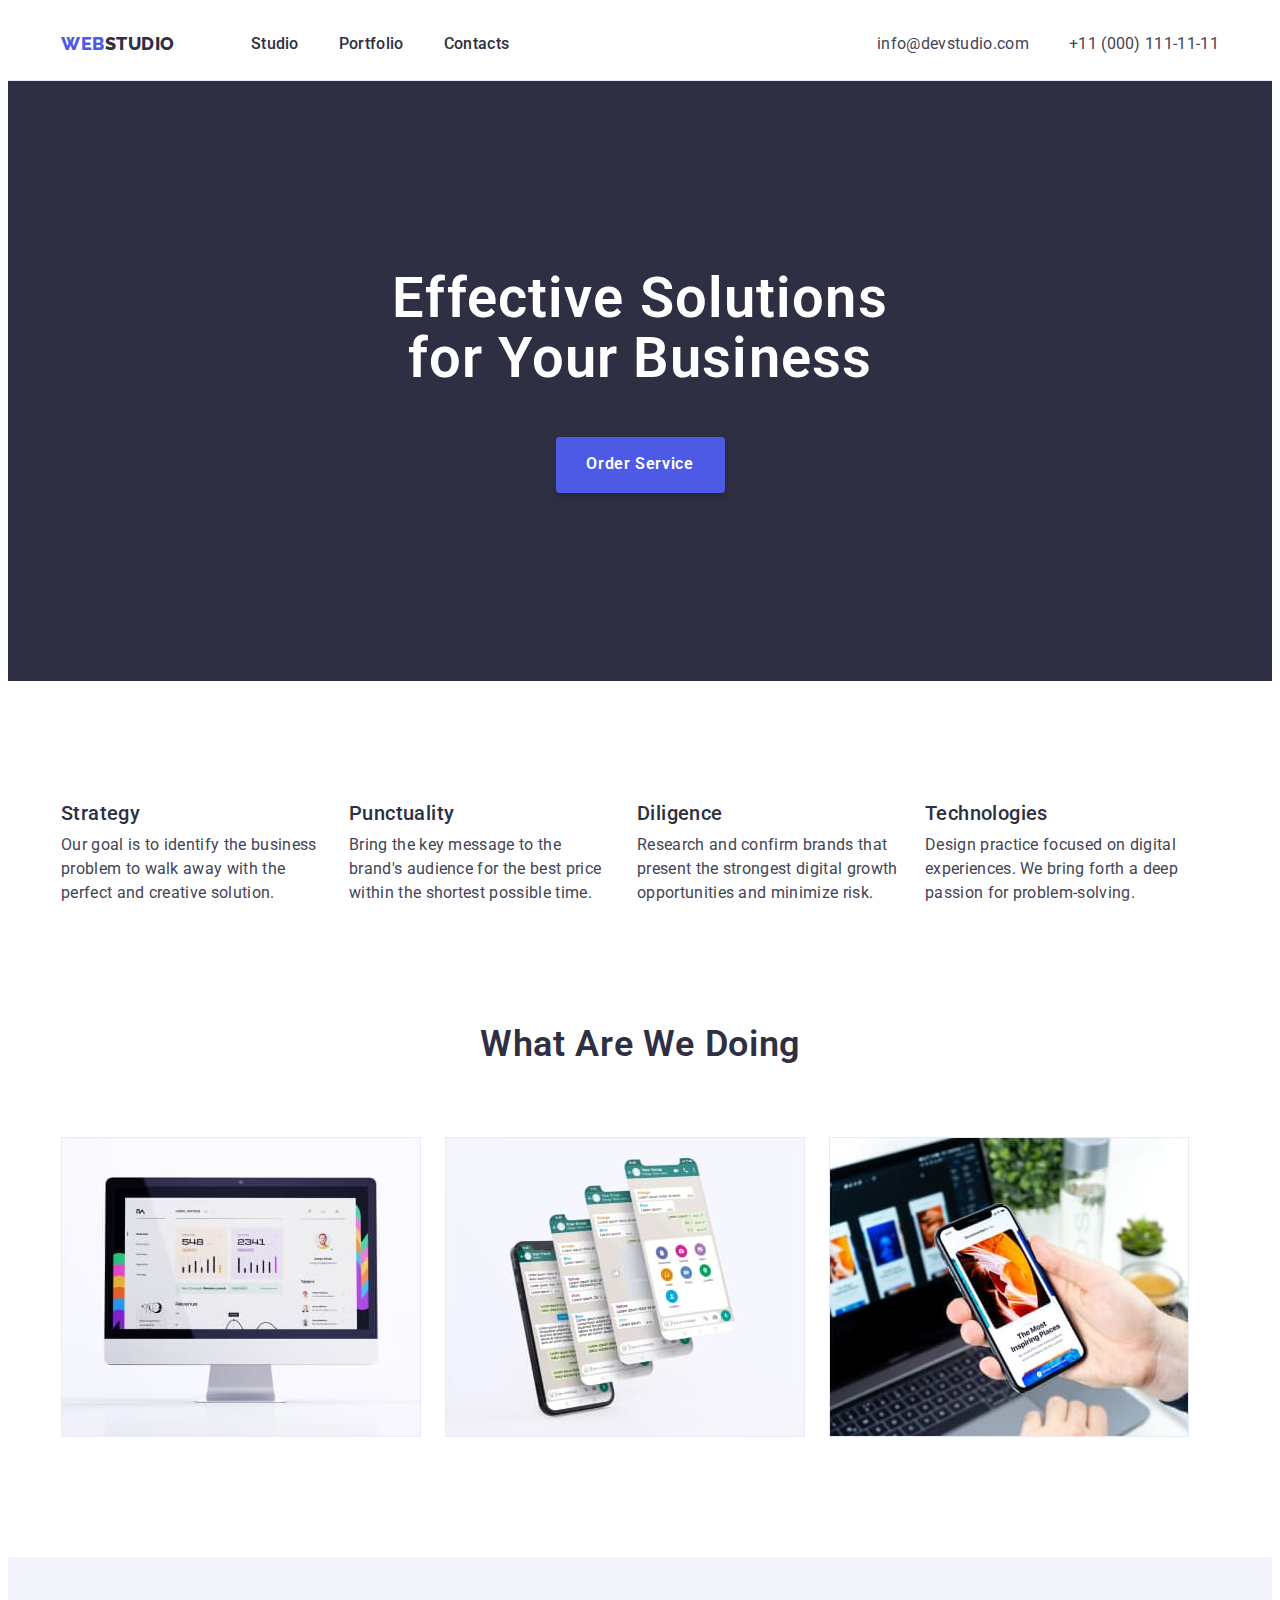
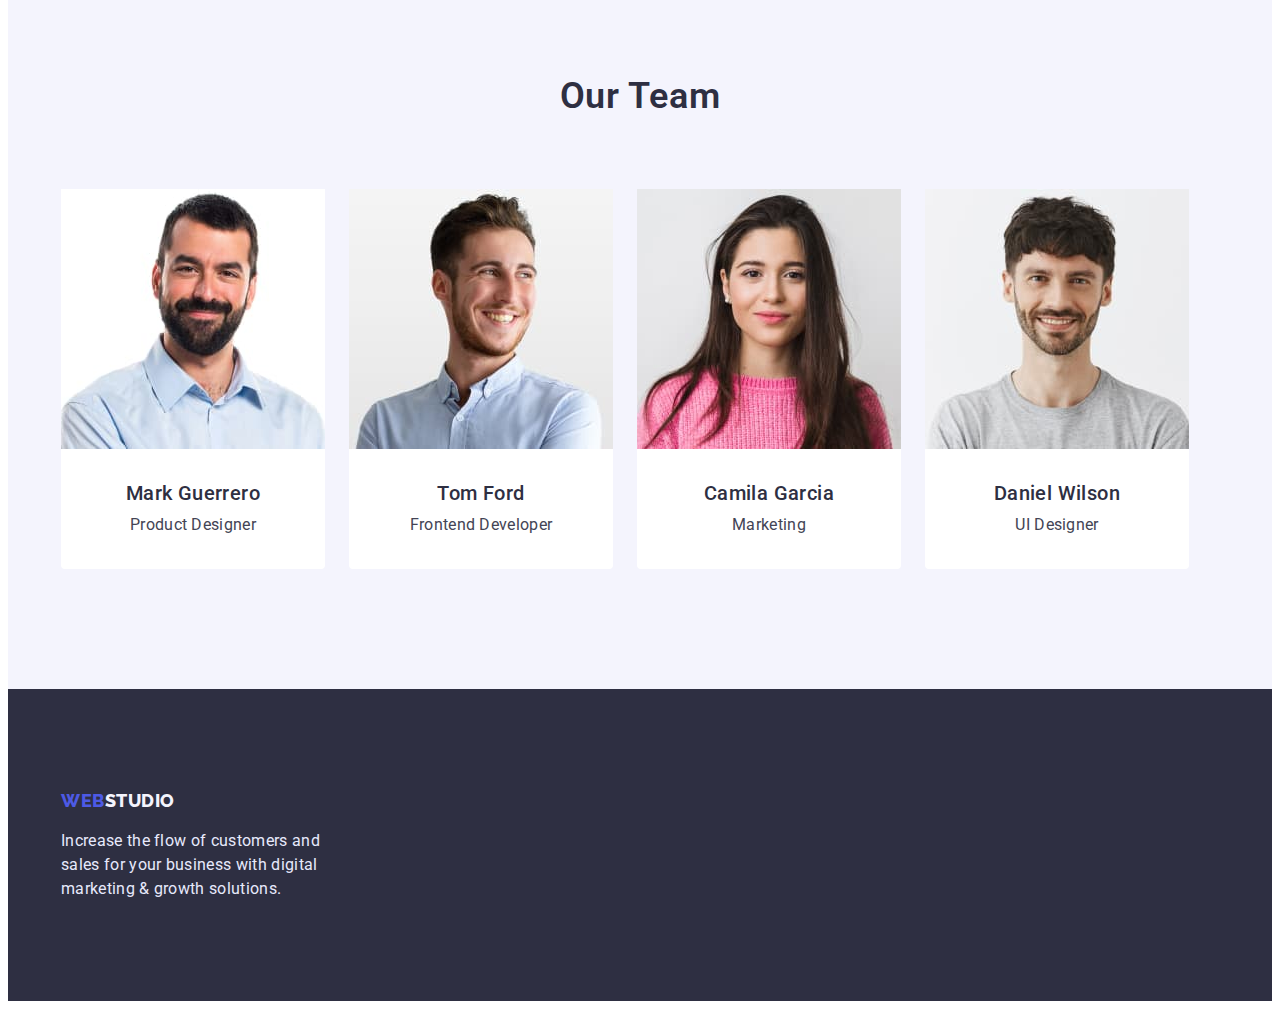
<file: index.html>
<!DOCTYPE html>
<html lang="en">
  <head>
    <meta charset="UTF-8" />
    <meta http-equiv="X-UA-Compatible" content="IE=edge" />
    <meta name="viewport" content="width=device-width, initial-scale=1.0" />
    <title>WebStudio</title>
    <link rel="preconnect" href="https://fonts.googleapis.com" />
    <link rel="preconnect" href="https://fonts.gstatic.com" crossorigin />
    <link
      href="https://fonts.googleapis.com/css2?family=Raleway:wght@800&family=Roboto:wght@400;500;700;900&display=swap"
      rel="stylesheet"
    />
    <link
      rel="stylesheet"
      href="https://cdnjs.cloudflare.com/ajax/libs/modern-normalize/1.1.0/modern-normalize.min.css"
      integrity="sha512-wpPYUAdjBVSE4KJnH1VR1HeZfpl1ub8YT/NKx4PuQ5NmX2tKuGu6U/JRp5y+Y8XG2tV+wKQpNHVUX03MfMFn9Q=="
      crossorigin="anonymous"
      referrerpolicy="no-referrer"
    />
    <link rel="stylesheet" href="./css/styles.css" />
  </head>
  <body class="site-body">
    <header class="header">
      <div class="container header-container">
        <nav class="header-navigation">
          <a href="./index.html" class="logo link"
            ><span class="logo-web">Web</span>Studio</a
          >
          <ul class="header-list list">
            <li class="header-item">
              <a class="header-link link" href="./index.html">Studio</a>
            </li>
            <li class="header-item">
              <a class="header-link link" href="./portfolio.html">Portfolio</a>
            </li>
            <li class="header-item">
              <a class="header-link link" href="">Contacts</a>
            </li>
          </ul>
        </nav>

        <ul class="header-list list">
          <li class="header-item">
            <a class="header-mail link" href="mailto:info@devstudio.com"
              >info@devstudio.com</a
            >
          </li>
          <li class="header-item">
            <a class="header-tel link" href="tel:+11(000)1111111"
              >+11 (000) 111-11-11</a
            >
          </li>
        </ul>
      </div>
    </header>
    <main>
      <section class="hero">
        <div class="container">
          <h1 class="hero-title">Effective Solutions for Your Business</h1>
          <button class="hero-btn" type="button">Order Service</button>
        </div>
      </section>
      <section class="feature">
        <div class="container">
          <ul class="feature-list list">
            <li class="feature-item">
              <h3 class="feature-title">Strategy</h3>
              <p class="feature-text">
                Our goal is to identify the business problem to walk away with
                the perfect and creative solution.
              </p>
            </li>
            <li class="feature-item">
              <h3 class="feature-title">Punctuality</h3>
              <p class="feature-text">
                Bring the key message to the brand's audience for the best price
                within the shortest possible time.
              </p>
            </li>
            <li class="feature-item">
              <h3 class="feature-title">Diligence</h3>
              <p class="feature-text">
                Research and confirm brands that present the strongest digital
                growth opportunities and minimize risk.
              </p>
            </li>
            <li class="feature-item">
              <h3 class="feature-title">Technologies</h3>
              <p class="feature-text">
                Design practice focused on digital experiences. We bring forth a
                deep passion for problem-solving.
              </p>
            </li>
          </ul>
        </div>
      </section>
      <section class="second">
        <div class="container">
          <h2 class="second-title">What are we doing</h2>
          <ul class="second-list list">
            <li class="second-item">
              <img
                src="./img/img1.jpg"
                alt="our services"
                width="360"
                height="300"
              />
            </li>
            <li class="second-item">
              <img
                src="./img/img2.jpg"
                alt="our services"
                width="360"
                height="300"
              />
            </li>
            <li class="second-item">
              <img
                src="./img/img3.jpg"
                alt="our services"
                width="360"
                height="300"
              />
            </li>
          </ul>
        </div>
      </section>
      <section class="team">
        <div class="container">
          <h2 class="team-title">Our Team</h2>
          <ul class="team-list list">
            <li class="team-item">
              <img
                src="./img/team1.jpg"
                alt="our team"
                width="264"
                height="260"
              />
              <h3 class="team-name">Mark Guerrero</h3>
              <p class="team-job">Product Designer</p>
            </li>

            <li class="team-item">
              <img
                src="./img/team2.jpg"
                alt="our team"
                width="264"
                height="260"
              />
              <h3 class="team-name">Tom Ford</h3>
              <p class="team-job">Frontend Developer</p>
            </li>
            <li class="team-item">
              <img
                src="./img/team3.jpg"
                alt="our team"
                width="264"
                height="260"
              />
              <h3 class="team-name">Camila Garcia</h3>
              <p class="team-job">Marketing</p>
            </li>

            <li class="team-item">
              <img
                src="./img/team4.jpg"
                alt="our team"
                width="264"
                height="260"
              />

              <h3 class="team-name">Daniel Wilson</h3>
              <p class="team-job">UI Designer</p>
            </li>
          </ul>
        </div>
      </section>
    </main>

    <footer class="footer">
      <div class="container">
        <a href="" class="logo link"
          ><span class="footer-web">Web</span
          ><span class="footer-studio">Studio</span></a
        >
        <p class="footer-text">
          Increase the flow of customers and sales for your business with
          digital marketing & growth solutions.
        </p>
      </div>
    </footer>
  </body>
</html>
</file>
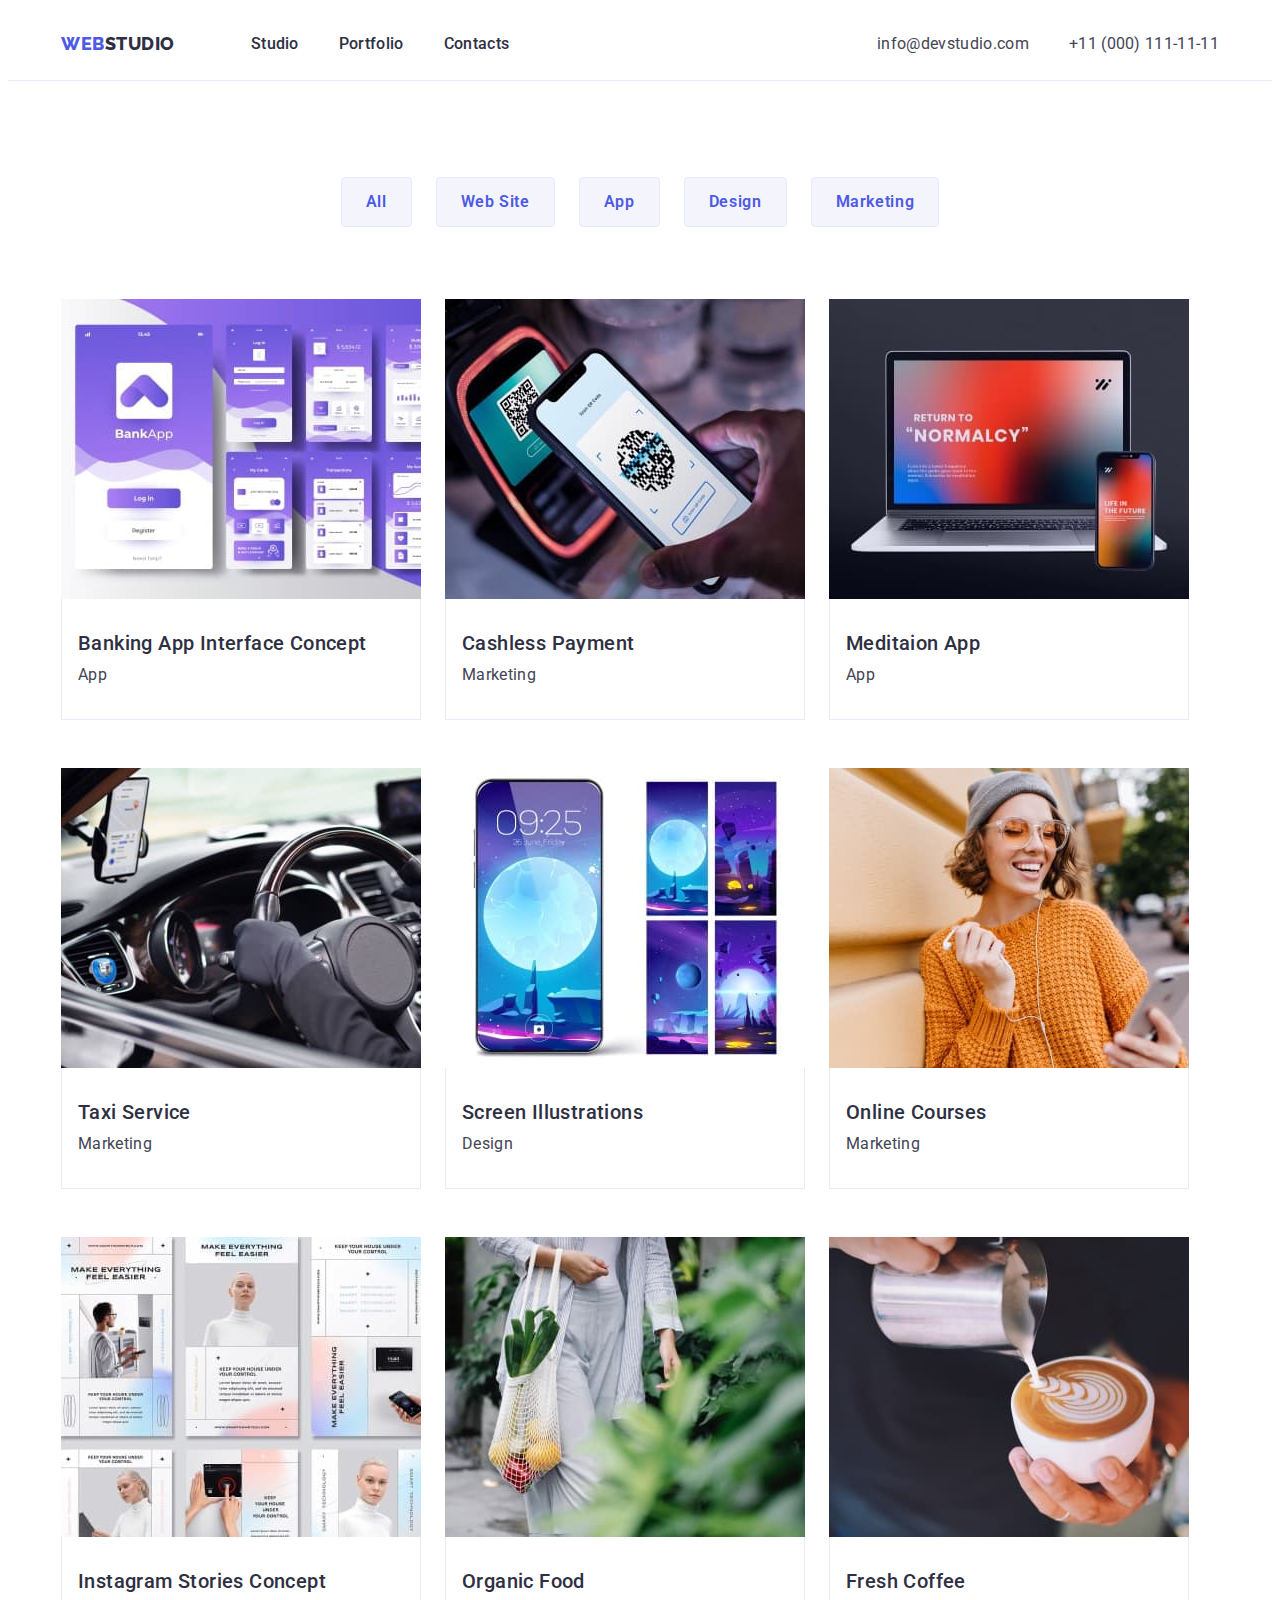
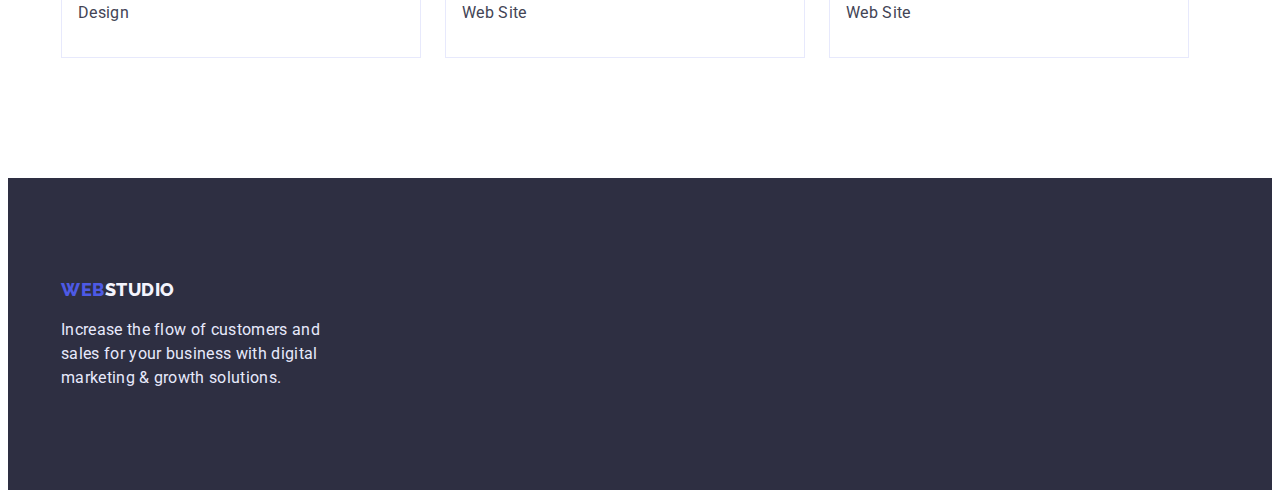
<file: portfolio.html>
<!DOCTYPE html>
<html lang="en">
  <head>
    <meta charset="UTF-8" />
    <meta http-equiv="X-UA-Compatible" content="IE=edge" />
    <meta name="viewport" content="width=device-width, initial-scale=1.0" />
    <title>WebStudio</title>
    <link rel="preconnect" href="https://fonts.googleapis.com" />
    <link rel="preconnect" href="https://fonts.gstatic.com" crossorigin />
    <link
      href="https://fonts.googleapis.com/css2?family=Raleway:wght@800&family=Roboto:wght@400;500;700;900&display=swap"
      rel="stylesheet"
    />
    <link
      rel="stylesheet"
      href="https://cdnjs.cloudflare.com/ajax/libs/modern-normalize/1.1.0/modern-normalize.min.css"
      integrity="sha512-wpPYUAdjBVSE4KJnH1VR1HeZfpl1ub8YT/NKx4PuQ5NmX2tKuGu6U/JRp5y+Y8XG2tV+wKQpNHVUX03MfMFn9Q=="
      crossorigin="anonymous"
      referrerpolicy="no-referrer"
    />
    <link rel="stylesheet" href="./css/styles.css" />
  </head>
  <body class="site-body">
    <header class="header">
      <div class="container header-container">
        <nav class="header-navigation">
          <a href="./index.html" class="logo link"
            ><span class="logo-web">Web</span>Studio</a
          >

          <ul class="header-list list">
            <li class="header-item">
              <a class="header-link link" href="./index.html">Studio</a>
            </li>
            <li class="header-item">
              <a class="header-link link" href="./portfolio.html">Portfolio</a>
            </li>
            <li class="header-item">
              <a class="header-link link" href="">Contacts</a>
            </li>
          </ul>
        </nav>

        <ul class="header-list list">
          <li class="header-item">
            <a class="header-mail link" href="mailto:info@devstudio.com"
              >info@devstudio.com</a
            >
          </li>
          <li class="header-item">
            <a class="header-tel link" href="tel:+11(000)1111111"
              >+11 (000) 111-11-11</a
            >
          </li>
        </ul>
      </div>
    </header>
    <main>
      <section class="portfolio">
        <div class="container">
          <h1 class="visually-hidden">Portfolio</h1>
          <ul class="btn-list list">
            <li><button class="title-btn" type="button">All</button></li>
            <li><button class="title-btn" type="button">Web Site</button></li>
            <li><button class="title-btn" type="button">App</button></li>
            <li><button class="title-btn" type="button">Design</button></li>
            <li><button class="title-btn" type="button">Marketing</button></li>
          </ul>

          <ul class="service-list list">
            <li class="list-img">
              <img
                src="./img/img4.jpg"
                alt="Banking App Interface Concept"
                width="360"
                height="300"
              />
              <div class="class-img">
              <h2 class="title-img">Banking App Interface Concept</h2>
              <p class="title-img-text">App</p>
            </div>
            </li>
            <li class="list-img">
              <img
                src="./img/img5.jpg"
                alt="Cashless Payment"
                width="360"
                height="300"
              />
              <div class="class-img">
              <h2 class="title-img">Cashless Payment</h2>
              <p class="title-img-text">Marketing</p>
            </div>
            </li>
          
            <li class="list-img">
              <img
                src="./img/img6.jpg"
                alt="Meditaion App"
                width="360"
                height="300"
              />
              <div class="class-img">
              <h2 class="title-img">Meditaion App</h2>
              <p class="title-img-text">App</p>
            </div>
            </li>
          
            <li class="list-img">
              <img
                src="./img/img7.jpg"
                alt="Taxi Service"
                width="360"
                height="300"
              />
              <div class="class-img">
              <h2 class="title-img">Taxi Service</h2>
              <p class="title-img-text">Marketing</p>
            </div>
            </li>
          
            <li class="list-img">
              <img
                src="./img/img8.jpg"
                alt="Screen Illustrations"
                width="360"
                height="300"
              />
              <div class="class-img">
              <h2 class="title-img">Screen Illustrations</h2>
              <p class="title-img-text">Design</p>
            </div>
            </li>
          
            <li class="list-img">
              <img
                src="./img/img9.jpg"
                alt="Online Courses"
                width="360"
                height="300"
              />
              <div class="class-img">
              <h2 class="title-img">Online Courses</h2>
              <p class="title-img-text">Marketing</p>
            </div>
            </li>
         
            <li class="list-img">
              <img
                src="./img/img10.jpg"
                alt="Instagram Stories Concept"
                width="360"
                height="300"
              />
              <div class="class-img">
              <h2 class="title-img">Instagram Stories Concept</h2>
              <p class="title-img-text">Design</p>
              </div>
            </li>
          
            <li class="list-img">
              <img
                src="./img/img11.jpg"
                alt="Organic Food"
                width="360"
                height="300"
              />
              <div class="class-img">
              <h2 class="title-img">Organic Food</h2>
              <p class="title-img-text">Web Site</p>
            </div>
            </li>
          
            <li class="list-img">
              <img
                src="./img/img12.jpg"
                alt="Fresh Coffee"
                width="360"
                height="300"
              />
              <div class="class-img">
              <h2 class="title-img">Fresh Coffee</h2>
              <p class="title-img-text">Web Site</p>
            </div>
            </li>
          </ul>
      </section>
    </main>
    <footer class="footer">
      <div class="container">
        <a href="" class="logo link"
          ><span class="footer-web">Web</span
          ><span class="footer-studio">Studio</span></a
        >
        <p class="footer-text">
          Increase the flow of customers and sales for your business with
          digital marketing & growth solutions.
        </p>
      </div>
    </footer>
  </body>
</html>
</file>
<file: css/styles.css>
:root {
  --color-text: #434455;
  --color-head: #2e2f42;
  --color-background: #ffffff;
  --color-iris: #4d5ae5;
  --color-grey: #f4f4fd;
  --color-dark: #2e2f42;
  --color-footer-text: #e7e9fc;
  --color-pres: #404bbf;
}

p,
h1,
h2,
h3 {
  margin: 0;
}
ul {
  margin: 0;
  padding-left: 0;
}
img {
  display: block;
}

body {
  font-family: "Roboto", sans-serif;
  background: var(--color-background);
}
.list {
  list-style: none;
}
.link {
  text-decoration: none;
}

.header {
  padding-top: 24px;
  padding-bottom: 24px;

  border-bottom: 1px solid #e7e9fc;
}

.header-container {
  display: flex;
}
.container {
  width: 1158px;
  padding-left: 15px;
  padding-right: 15px;
  margin: 0 auto;
}

.header-navigation {
  display: flex;
  align-items: center;
  margin-right: auto;
}
.logo {
  color: var(--color-dark);
  font-family: "Raleway", sans-serif;
  font-weight: 800;
  font-size: 18px;
  line-height: 1.33;
  align-items: center;
  letter-spacing: 0.03em;
  text-transform: uppercase;
  margin-right: 76px;
}
.logo-web {
  color: var(--color-iris);
}

.header-list {
  display: flex;
  gap: 40px;
}

.header-link.link {
  font-weight: 500;
  font-size: 16px;
  line-height: 1.5;
  letter-spacing: 0.02em;
  color: var(--color-dark);
}

.header-link:hover {
  color: var(--color-pres);
}
.header-link:focus {
  color: var(--color-pres);
}

.header-list {
}
.header-mail.link {
  font-family: "Roboto", sans-serif;
  font-style: normal;
  font-weight: 400;
  font-size: 16px;
  line-height: 1.5;
  letter-spacing: 0.02em;
  color: var(--color-text);
}

.header-mail:hover {
  color: var(--color-pres);
}
.header-mail:focus {
  color: var(--color-pres);
}

.header-tel {
  font-family: "Roboto", sans-serif;
  font-style: normal;
  font-weight: 400;
  font-size: 16px;
  line-height: 1.5;
  letter-spacing: 0.02em;
  color: var(--color-text);
}
.header-tel:hover {
  color: var(--color-pres);
}
.header-tel:focus {
  color: var(--color-pres);
}

.hero {
  background: var(--color-dark);
  padding-top: 188px;
  padding-bottom: 188px;
  text-align: center;
}

.hero-title {
  background: var(--color-dark);
  font-family: "Roboto", sans-serif;
  font-style: normal;
  font-weight: 600;
  font-size: 56px;
  line-height: 1.07;
  text-align: center;
  letter-spacing: 0.02em;
  color: var(--color-background);
  max-width: 496px;
  margin: 0 auto;
}
.hero-btn {
  width: 169px;
  height: 56px;
  background: var(--color-iris);
  font-family: "Roboto", sans-serif;
  font-style: normal;
  font-weight: 600;
  font-size: 16px;
  line-height: 1.18;
  letter-spacing: 0.04em;
  color: var(--color-background);
  cursor: pointer;
  border: none;
  box-shadow: 0px 4px 4px rgba(0, 0, 0, 0.15);
  border-radius: 4px;
  margin: 0 auto;
  margin-top: 48px;
}

.hero-btn:hover {
  background: var(--color-pres);
}
.hero-btn:focus {
  background: var(--color-pres);
}

.feature {
  padding-top: 120px;
  padding-bottom: 120px;
}
.feature-list {
  display: flex;
  gap: 24px;
}
.feature-item {
  width: 264px;
}
.feature-title {
  font-family: "Roboto", sans-serif;
  font-style: normal;
  font-weight: 500;
  font-size: 20px;
  line-height: 1.2;
  letter-spacing: 0.02em;
  color: var(--color-dark);
  margin-bottom: 8px;
}
.feature-text {
  font-family: "Roboto", sans-serif;
  font-style: normal;
  font-weight: 400;
  font-size: 16px;
  line-height: 1.5;
  letter-spacing: 0.02em;
  color: var(--color-text);
}

.second {
  padding-bottom: 120px;
}
.second-title {
  font-family: "Roboto", sans-serif;
  font-style: normal;
  font-weight: 600;
  font-size: 36px;
  line-height: 1.11;
  text-align: center;
  letter-spacing: 0.02em;
  text-transform: capitalize;
  color: var(--color-head);
  margin-bottom: 72px;
}

.second-list {
  display: flex;
  gap: 24px;
}

.second-item {
}
.team {
  background: var(--color-grey);
  padding-top: 120px;
  padding-bottom: 120px;
}
.team-title {
  font-family: "Roboto", sans-serif;
  font-style: normal;
  font-weight: 600;
  font-size: 36px;
  line-height: 1.11;
  text-align: center;
  letter-spacing: 0.02em;
  text-transform: capitalize;
  color: var(--color-head);
  margin-bottom: 72px;
}

.team-list {
  display: flex;
  gap: 24px;
}
.team-item {
  background: var(--color-background);
  border-radius: 0px 0px 4px 4px;
}
.team-name {
  font-family: "Roboto";
  font-style: normal;
  font-weight: 500;
  font-size: 20px;
  line-height: 1.2;
  text-align: center;
  letter-spacing: 0.02em;
  color: var(--color-head);
  margin-top: 32px;
  margin-bottom: 8px;
}

.team-job {
  font-family: "Roboto", sans-serif;
  font-style: normal;
  font-weight: 400;
  font-size: 16px;
  line-height: 1.5;
  text-align: center;
  letter-spacing: 0.02em;
  color: var(--color-text);
  padding-bottom: 32px;
}
.footer {
  background: var(--color-dark);
  padding-top: 100px;
  padding-bottom: 100px;
}
.logo {
}
.footer-web {
  background: var(--color-dark);
  font-family: "Raleway", sans-serif;
  font-style: normal;
  font-weight: 800;
  font-size: 18px;
  line-height: 1.16;
  align-items: center;
  letter-spacing: 0.03em;
  text-transform: uppercase;
  color: var(--color-iris);
}
.footer-studio {
  font-family: "Raleway", sans-serif;
  font-style: normal;
  font-weight: 800;
  font-size: 18px;
  line-height: 1.16;
  align-items: center;
  letter-spacing: 0.03em;
  text-transform: uppercase;
  color: var(--color-grey);
}
.footer-text {
  font-family: "Roboto", sans-serif;
  font-style: normal;
  font-weight: 400;
  font-size: 16px;
  line-height: 1.5;
  letter-spacing: 0.02em;
  color: var(--color-footer-text);
  margin-top: 16px;
  max-width: 264px;
}

.portfolio {
  padding-top: 96px;
  padding-bottom: 120px;
}
.visually-hidden {
  position: absolute;
  white-space: nowrap;
  width: 1px;
  height: 1 px;
  overflow: hidden;
  border: 0;
  padding: 0;
  clip: rect(0 0 0 0);
  clip-path: inset(50%);
  margin: -1px;
}

.btn-list {
  display: flex;
  gap: 24px;
  justify-content: center;
}
.list {
}
.title-btn {
  background: var(--color-grey);
  font-family: "Roboto", sans-serif;
  font-weight: 600;
  font-size: 16px;
  line-height: 1.5;
  align-items: center;
  text-align: center;
  letter-spacing: 0.04em;
  color: var(--color-iris);
  cursor: pointer;
  border: none;
  border: 1px solid #e7e9fc;
  border-radius: 4px;
  display: block;
  margin: 0 auto;
  padding-top: 12px;
  padding-right: 24px;
  padding-bottom: 12px;
  padding-left: 24px;
}

.title-btn:hover {
  color: var(--color-background);
  background: var(--color-iris);
}
.title-btn:focus {
  color: var(--color-background);
  background: var(--color-iris);
}
.list-img {
}

.service-list {
  display: flex;
  gap: 48px;
  column-gap: 24px;
  flex-wrap: wrap;
  margin-top: 72px;
}
.list {
}
.list-img {
  width: calc((100 - 24px) / 3);
}
.class-img {
  padding-top: 32px;
  padding-bottom: 32px;
  padding-left: 16px;
  padding-right: 16px;
  border: 1px solid #e7e9fc;
  border-top: none;
}
.title-img {
  font-family: "Roboto", sans-serif;
  font-style: normal;
  font-weight: 500;
  font-size: 20px;
  line-height: 1.2;
  letter-spacing: 0.02em;
  color: var(--color-head);
  margin-bottom: 8px;
}
.title-img-text {
  font-family: "Roboto", sans-serif;
  font-style: normal;
  font-weight: 400;
  font-size: 16px;
  line-height: 1.5;
  letter-spacing: 0.02em;
  color: var(--color-text);
}
</file>
